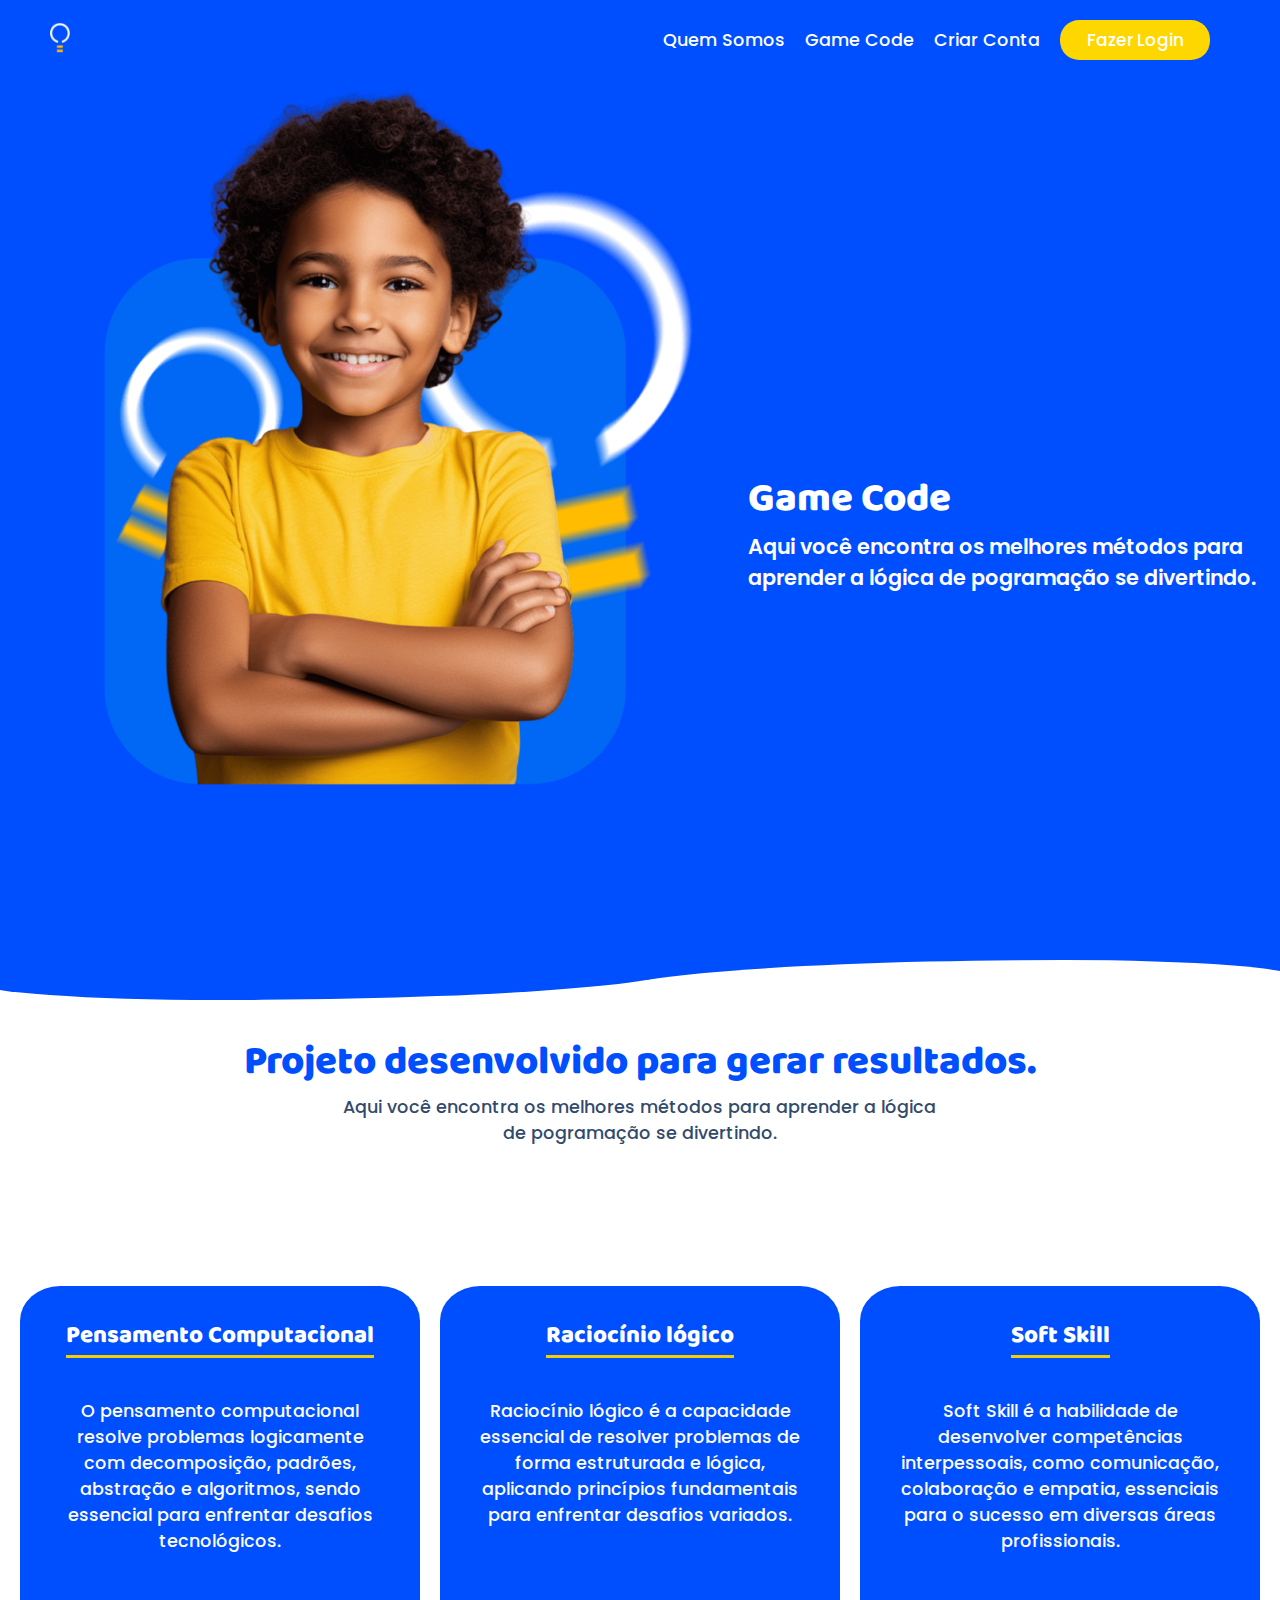
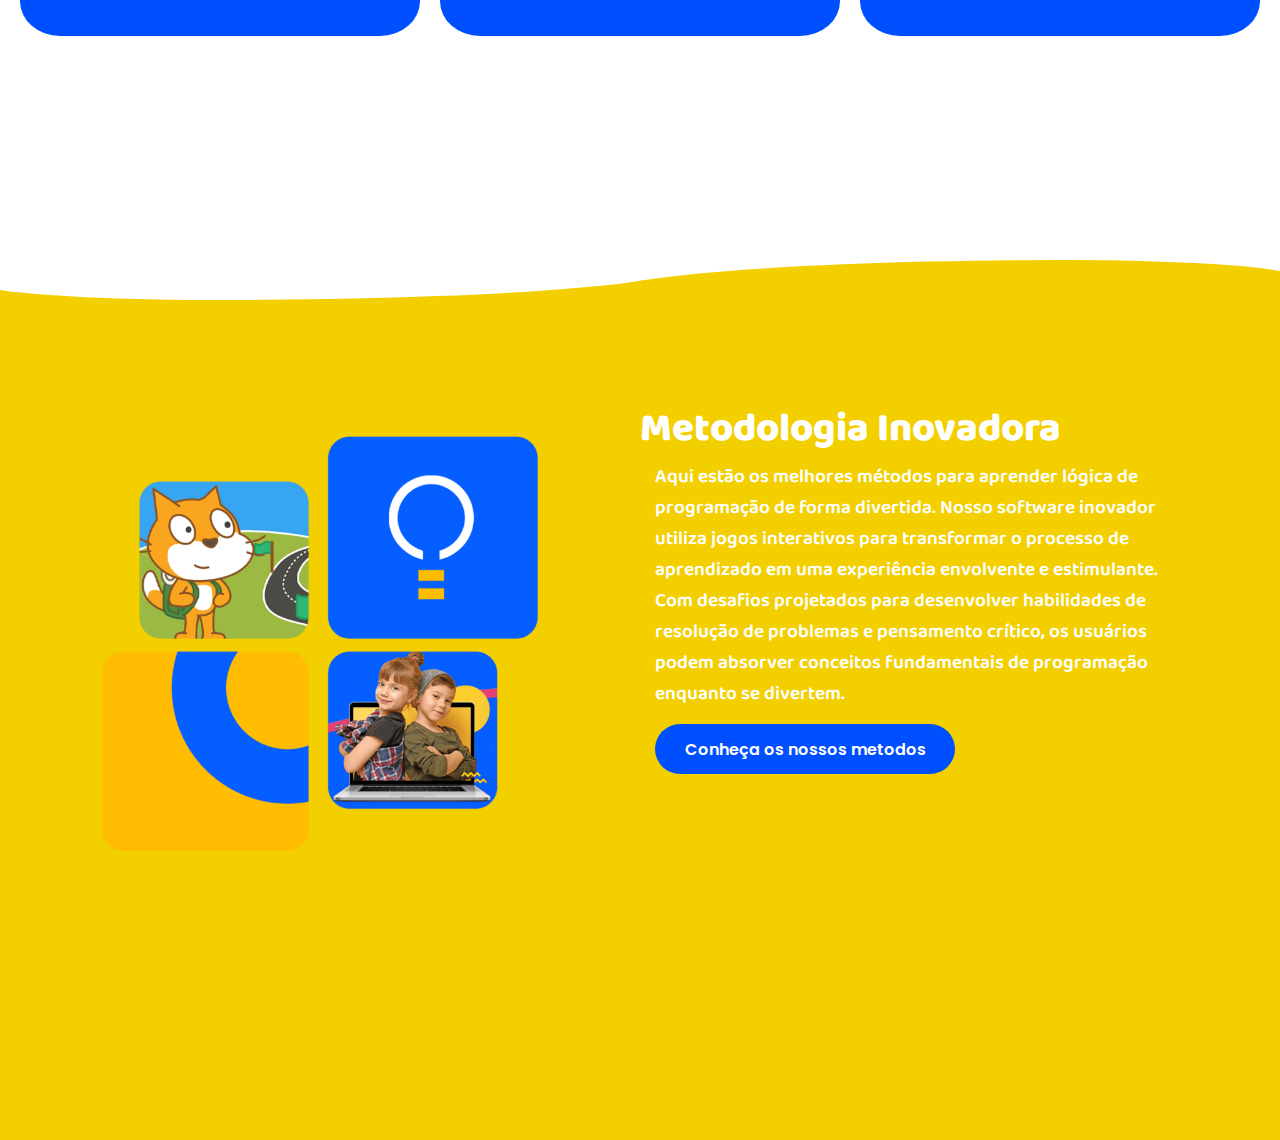
<file: index.html>
<!DOCTYPE html>
<html lang="pt-br">
  <head>
    <meta charset="UTF-8" />
    <meta name="viewport" content="width=device-width, initial-scale=1.0" />
    <title>Game Code</title>
    <link rel="stylesheet" href="style.css" />
    <link rel="preconnect" href="https://fonts.googleapis.com" />
    <link rel="preconnect" href="https://fonts.gstatic.com" crossorigin />
    <link
      href="https://fonts.googleapis.com/css2?family=Poppins:ital,wght@0,100;0,200;0,300;0,400;0,500;0,600;0,700;0,800;0,900;1,100;1,200;1,300;1,400;1,500;1,600;1,700;1,800;1,900&display=swap"
      rel="stylesheet"
    />
    <link rel="preconnect" href="https://fonts.googleapis.com" />
    <link rel="preconnect" href="https://fonts.gstatic.com" crossorigin />
    <link
      href="https://fonts.googleapis.com/css2?family=Baloo+2:wght@400..800&family=Outfit:wght@100..900&family=Poppins:ital,wght@0,100;0,200;0,300;0,400;0,500;0,600;0,700;0,800;0,900;1,100;1,200;1,300;1,400;1,500;1,600;1,700;1,800;1,900&display=swap"
      rel="stylesheet"
    />
  </head>
  <body>
    <div class="container">
      <main class="main">
        <header class="header">
          <a href="index.html"
            ><img class="logo" src="img/Logo.png" alt="Logo"
          /></a>
          <nav class="nav">
            <ul class="navItems">
              <li class="navItem">
                <a class="linkNav" href="index.html">Quem Somos</a>
              </li>
              <li class="navItem">
                <a class="linkNav" href="#sectionII">Game Code</a>
              </li>
              <li class="navItem">
                <a class="linkNav" href="view/register.php">Criar Conta</a>
              </li>
              <li class="navItem">
                <a class="linkLogin" href="view/login.php">Fazer Login</a>
              </li>
            </ul>
          </nav>
        </header>
        <section class="sectionHome" id="sectionHome">
          <img class="page" src="img/page.png" alt="page" />
          <div class="contentText">
            <h1 class="title">Game Code</h1>
            <p class="text">
              Aqui você encontra os melhores métodos para aprender a lógica de
              pogramação se divertindo.
            </p>
          </div>
          <div class="wave"></div>
        </section>
        <section class="sectionII" id="sectionII">
          <div class="contentTextII">
            <h1 class="titleII">Projeto desenvolvido para gerar resultados.</h1>
            <p class="textII">
              Aqui você encontra os melhores métodos para aprender a lógica de
              pogramação se divertindo.
            </p>
          </div>
          <div class="cards">
            <div class="card">
              <h2 class="titleCard">Pensamento Computacional</h2>
              <p class="textCard">
                O pensamento computacional resolve problemas logicamente com
                decomposição, padrões, abstração e algoritmos, sendo essencial
                para enfrentar desafios tecnológicos.
              </p>
            </div>
            <div class="card">
              <h2 class="titleCard">Raciocínio lógico</h2>
              <p class="textCard">
                Raciocínio lógico é a capacidade essencial de resolver problemas
                de forma estruturada e lógica, aplicando princípios fundamentais
                para enfrentar desafios variados.
              </p>
            </div>
            <div class="card">
              <h2 class="titleCard">Soft Skill</h2>
              <p class="textCard">
                Soft Skill é a habilidade de desenvolver competências
                interpessoais, como comunicação, colaboração e empatia,
                essenciais para o sucesso em diversas áreas profissionais.
              </p>
            </div>
          </div>
          <div class="waveYellow"></div>
        </section>
        <section class="sectionIII" id="sectionIII">
          <div class="contentTextIII">
            <div class="contentTextImg">
              <img src="img/gameCode.png" alt="gameCode" class="imgGameCode" />
              <div class="        ">
                <h1 class="titleIII">Metodologia Inovadora</h1>
                <p class="textGameCode">
                  Aqui estão os melhores métodos para aprender lógica de
                  programação de forma divertida. Nosso software inovador
                  utiliza jogos interativos para transformar o processo de
                  aprendizado em uma experiência envolvente e estimulante. Com
                  desafios projetados para desenvolver habilidades de resolução
                  de problemas e pensamento crítico, os usuários podem absorver
                  conceitos fundamentais de programação enquanto se divertem.
                </p>
                <button class="button">Conheça os nossos metodos</button>
              </div>
            </div>
          </div>
        </section>
      </main>
    </div>
  </body>
</html>
</file>
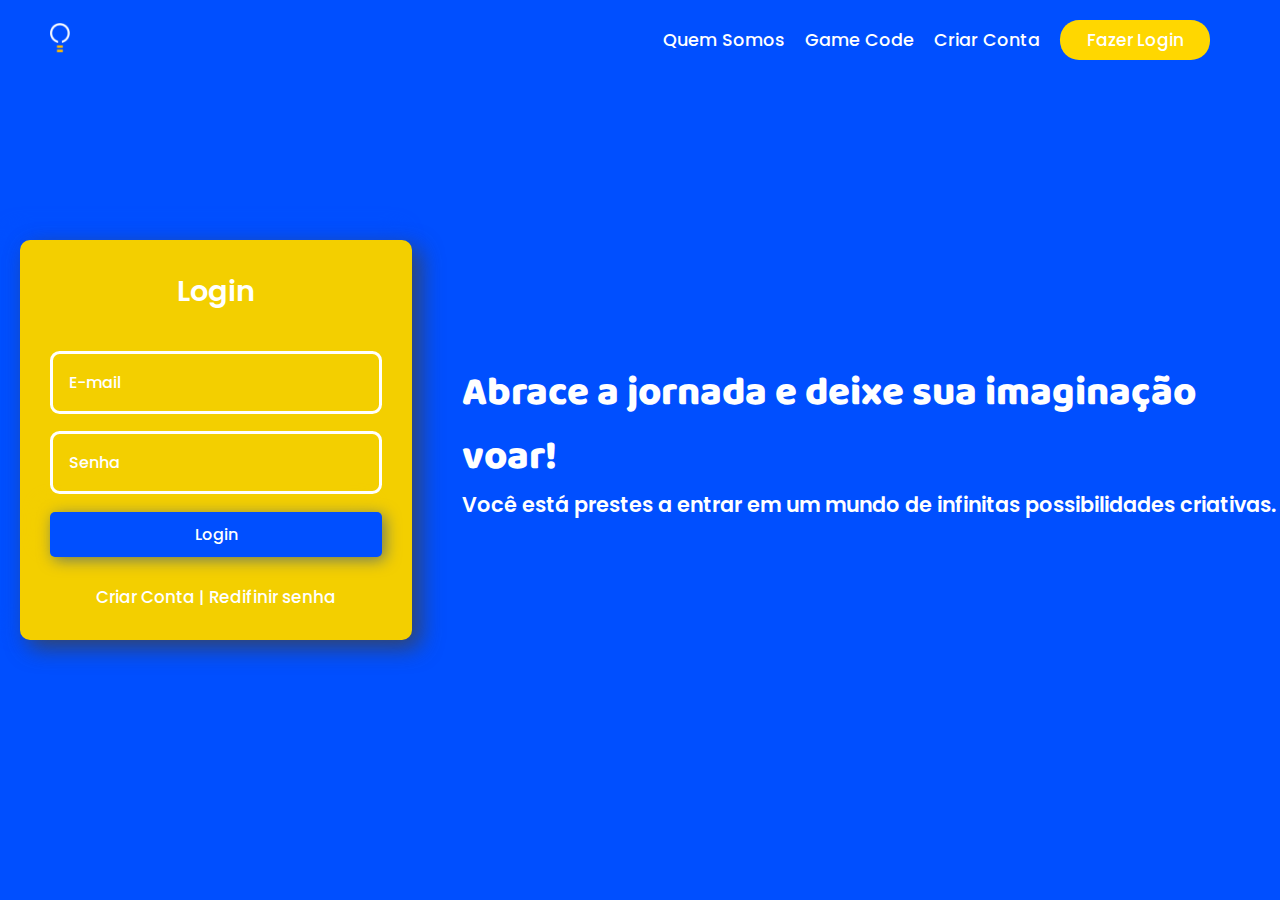
<file: view/login.html>
<!DOCTYPE html>
<html lang="pt-br">
  <head>
    <meta charset="UTF-8" />
    <meta name="viewport" content="width=device-width, initial-scale=1.0" />
    <link rel="stylesheet" href="../css/login.css" />
    <link rel="preconnect" href="https://fonts.googleapis.com" />
    <link rel="preconnect" href="https://fonts.gstatic.com" crossorigin />
    <link
      href="https://fonts.googleapis.com/css2?family=Poppins:ital,wght@0,100;0,200;0,300;0,400;0,500;0,600;0,700;0,800;0,900;1,100;1,200;1,300;1,400;1,500;1,600;1,700;1,800;1,900&display=swap"
      rel="stylesheet"
    />
    <link rel="preconnect" href="https://fonts.googleapis.com" />
    <link rel="preconnect" href="https://fonts.gstatic.com" crossorigin />
    <link
      href="https://fonts.googleapis.com/css2?family=Baloo+2:wght@400..800&family=Outfit:wght@100..900&family=Poppins:ital,wght@0,100;0,200;0,300;0,400;0,500;0,600;0,700;0,800;0,900;1,100;1,200;1,300;1,400;1,500;1,600;1,700;1,800;1,900&display=swap"
      rel="stylesheet"
    />
    <title>Document</title>
  </head>
  <body>
    <div class="container">
      <header class="header">
        <a href="../index.html"
          ><img class="logo" src="../img/Logo.png" alt="Logo"
        /></a>
        <nav class="nav">
          <ul class="navItems">
            <li class="navItem">
              <a class="linkNav" href="../index.html">Quem Somos</a>
            </li>
            <li class="navItem">
              <a class="linkNav" href="../index.html#sectionII">Game Code</a>
            </li>
            <li class="navItem">
              <a class="linkNav" href="register.html">Criar Conta</a>
            </li>
            <li class="navItem">
              <a class="linkLogin" href="login.html">Fazer Login</a>
            </li>
          </ul>
        </nav>
      </header>
      <main class="main">
        <section class="section">
          <form class="form" action="../php/login.php" method="get">
            <h2>Login</h2>
            <div class="input-group">
              <input
                class="input-form"
                type="text"
                id="email"
                name="email"
                placeholder="E-mail"
                autocomplete="off"
              />
            </div>
            <div class="input-group">
              <input
                class="input-form"
                type="password"
                id="password"
                name="password"
                placeholder="Senha"
                autocomplete="off"
              />
            </div>
            <input class="button-login" type="submit" value="Login" />
            <div class="redirect">
              <a href="./register.html">Criar Conta</a>
              <span class="space-redirect">|</span>
              <a href="">Redifinir senha</a>
            </div>
          </form>
          <div class="contentText">
            <h1 class="title">Abrace a jornada e deixe sua imaginação voar!</h1>
            <p class="text">
              Você está prestes a entrar em um mundo de infinitas possibilidades
              criativas.
            </p>
          </div>
        </section>
      </main>
    </div>
  </body>
</html>
</file>
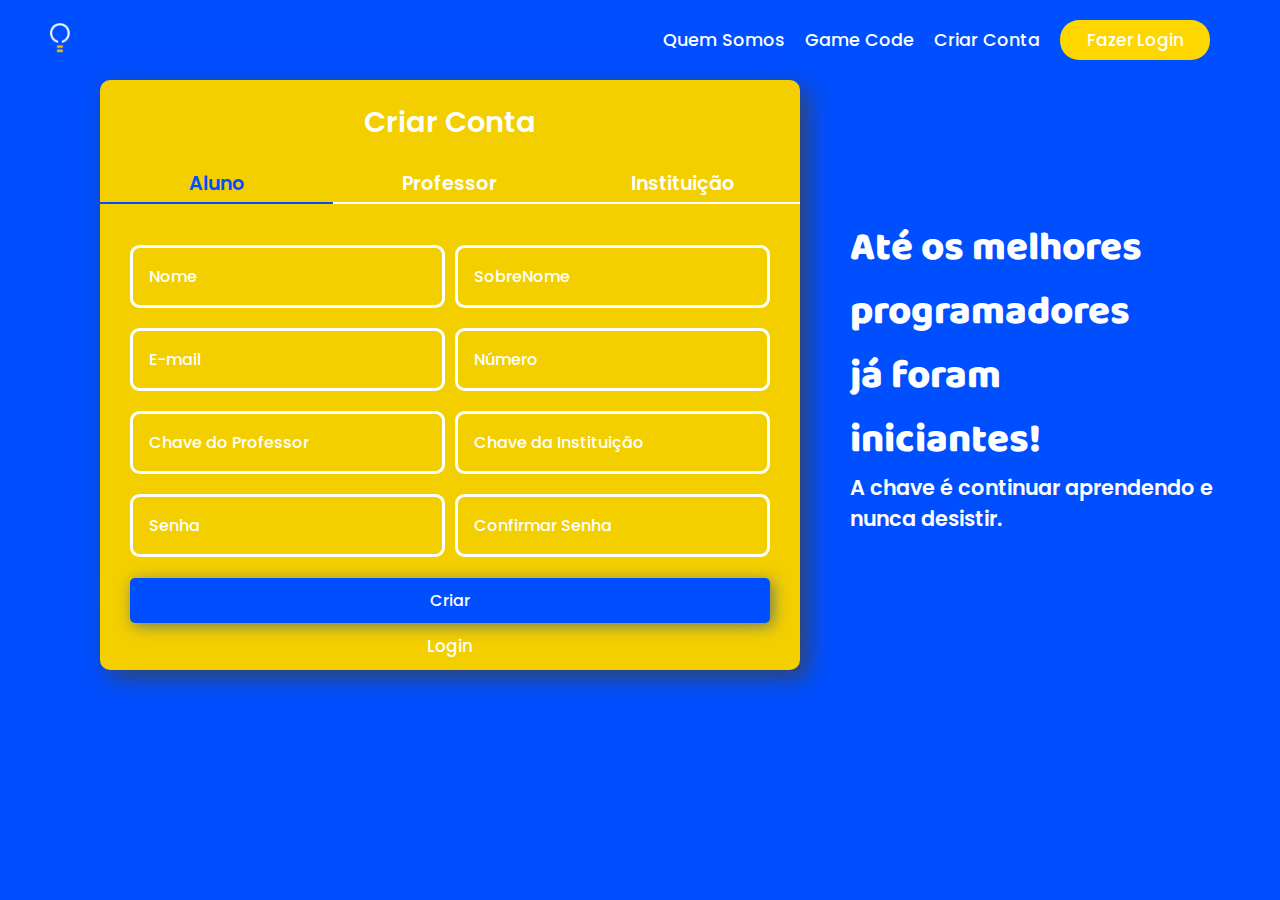
<file: view/register.html>
<!DOCTYPE html>
<html lang="pt-br">
  <head>
    <meta charset="UTF-8" />
    <meta name="viewport" content="width=device-width, initial-scale=1.0" />
    <link rel="stylesheet" href="../css/register.css" />
    <link rel="preconnect" href="https://fonts.googleapis.com" />
    <link rel="preconnect" href="https://fonts.gstatic.com" crossorigin />
    <link
      href="https://fonts.googleapis.com/css2?family=Poppins:ital,wght@0,100;0,200;0,300;0,400;0,500;0,600;0,700;0,800;0,900;1,100;1,200;1,300;1,400;1,500;1,600;1,700;1,800;1,900&display=swap"
      rel="stylesheet"
    />
    <link rel="preconnect" href="https://fonts.googleapis.com" />
    <link rel="preconnect" href="https://fonts.gstatic.com" crossorigin />
    <link
      href="https://fonts.googleapis.com/css2?family=Baloo+2:wght@400..800&family=Outfit:wght@100..900&family=Poppins:ital,wght@0,100;0,200;0,300;0,400;0,500;0,600;0,700;0,800;0,900;1,100;1,200;1,300;1,400;1,500;1,600;1,700;1,800;1,900&display=swap"
      rel="stylesheet"
    />
    <title>Document</title>
  </head>
  <body>
    <div class="container">
      <header class="header">
        <a href="../index.html"
          ><img class="logo" src="../img/Logo.png" alt="Logo"
        /></a>
        <nav class="nav">
          <ul class="navItems">
            <li class="navItem">
              <a class="linkNav" href="../index.html">Quem Somos</a>
            </li>
            <li class="navItem">
              <a class="linkNav" href="../index.html#sectionII">Game Code</a>
            </li>
            <li class="navItem">
              <a class="linkNav" href="register.html">Criar Conta</a>
            </li>
            <li class="navItem">
              <a class="linkLogin" href="login.html">Fazer Login</a>
            </li>
          </ul>
        </nav>
      </header>
      <main class="main">
        <section class="section">
          <form
            class="form"
            action="../php/register.php"
            method="post"
            id="registrationForm"
          >
            <h2>Criar Conta</h2>
            <div class="input-group">
              <ul class="select-type">
                <li>
                  <button class="select-button" type="button" value="student">
                    Aluno
                  </button>
                </li>
                <li>
                  <button class="select-button" type="button" value="teacher">
                    Professor
                  </button>
                </li>
                <li>
                  <button
                    class="select-button"
                    type="button"
                    value="institution"
                  >
                    Instituição
                  </button>
                </li>
              </ul>
            </div>
            <div class="formContent" id="formContent">
              <!-- Conteúdo será exibido aqui -->
            </div>
            <input
              class="button-login"
              type="submit"
              id="criar"
              name="criar"
              value="Criar"
            />
            <div class="redirect">
              <a href="./login.html">Login</a>
            </div>
          </form>
          <div class="contentText">
            <h1 class="title">
              Até os melhores programadores já foram iniciantes!
            </h1>
            <p class="text">A chave é continuar aprendendo e nunca desistir.</p>
          </div>
        </section>
      </main>
    </div>
    <script src="../js/register.js"></script>
  </body>
</html>
</file>
<file: style.css>
html {
  scroll-behavior: smooth;
}

* {
  margin: 0;
  padding: 0;
  box-sizing: border-box;
}
.container {
  width: 100%;
  height: 300vh;
  box-sizing: border-box;
}

.header {
  height: 80px;
  width: 100%;
  background-color: #004fff;
  display: flex;
  align-items: center;
  padding: 20px 50px;
  justify-content: space-between;
}

.logo {
  width: 20px;
}

.nav {
  margin-left: auto;
}

.navItems {
  display: flex;
  list-style: none;
  align-items: center;
  justify-content: center;
}

.navItem {
  margin-right: 20px;
}

.linkNav {
  font-family: "Poppins";
  font-size: 1.1rem;
  font-weight: 500;
  text-decoration: none;
  color: #ffffff;
  border-bottom: 3px solid transparent;
  transition: all 0.5s ease;
}

.linkNav:hover {
  color: #ffd700;
  border-bottom: 2px solid #ffd700;
}

.linkLogin {
  height: 40px;
  width: 150px;
  background-color: #ffd700;
  display: flex;
  align-items: center;
  justify-content: center;
  border-radius: 1.2rem;
  font-family: "Poppins";
  font-size: 17px;
  font-weight: 500;
  text-decoration: none;
  color: #ffffff;
  transition: all 0.5s ease;
}

.linkLogin:hover {
  color: #e9d7ef;
  background-color: #f3cf00;
  transform: scale(1.1);
}

.main {
  overflow-x: hidden;
  position: relative;
}

.page {
  width: 60%;
  height: 85%;
  object-fit: contain;
}

.sectionHome {
  position: relative;
  background-color: #004fff;
  display: flex;
  flex-direction: row;
  justify-content: space-evenly;
  width: 100%;
  height: 100vh;
}

.wave {
  position: absolute;
  height: 50px;
  width: 100%;
  background-color: #004fff;
  bottom: 0;
}

.wave::before,
.wave::after {
  content: "";
  display: block;
  position: absolute;
  border-radius: 100% 50%;
}

.wave::before {
  width: 55%;
  height: 109%;
  background-color: #fff;
  right: -1.5%;
  top: 60%;
}

.wave::after {
  width: 55%;
  height: 100%;
  background-color: #004fff;
  left: -1.5%;
  top: 40%;
}

.contentText {
  color: #ffffff;
  display: flex;
  flex-direction: column;
  justify-content: center;
}

.title {
  font-family: "Baloo 2", sans-serif;
  font-weight: 1000;
  font-size: 2.5rem;
}

.text {
  font-family: "Poppins", sans-serif;
  font-weight: 600;
  font-size: 1.3rem;
}

.sectionII {
  position: relative;
  height: 100vh;
  width: 100%;
  background-color: #ffffff;
  display: flex;
  flex-direction: column;
  align-items: center;
  margin-top: 50px;
}

.contentTextII {
  display: flex;
  flex-direction: column;
  justify-content: center;
  align-items: center;
}

.titleII {
  width: fit-content;
  font-family: "Baloo 2", sans-serif;
  font-weight: 1000;
  font-size: 2.5rem;
  color: #004fff;
  align-items: center;
}

.textII {
  width: 70%;
  font-family: "Poppins", sans-serif;
  font-weight: 500;
  font-size: 1.1rem;
  color: #324a6d;
  text-align: center;
  align-items: center;
}

.cards {
  width: 100%;
  height: 70vh;
  display: flex;
  justify-content: space-evenly;
  align-items: center;
}

.card {
  background-color: #004fff;
  width: 400px;
  height: 350px;
  border-radius: 10%;
  display: flex;
  flex-direction: column;
  align-items: center;
  text-align: center;
  transition: all 0.3s ease;
  cursor: pointer;
  box-shadow: 4px 4px rgba(0, 0, 0, 0);
}

.card:hover {
  transform: scale(1.1);
  box-shadow: 8px 8px 22px #f3cf00, -10px -10px 20px #ffffff;
}

.titleCard {
  justify-content: center;
  font-family: "Baloo 2", sans-serif;
  font-weight: 1000;
  font-size: 1.5rem;
  color: #ffffff;
  border-bottom: #f3cf00 3px solid;
  margin-top: 30px;
}

.textCard {
  width: 80%;
  font-family: "Poppins", sans-serif;
  font-weight: 500;
  font-size: 1.1rem;
  color: #ffffff;
  margin-top: 40px;
}

.waveYellow {
  position: absolute;
  height: 50px;
  width: 100%;
  background-color: #f3cf00;
  bottom: 0;
}

.waveYellow::before,
.waveYellow::after {
  content: "";
  display: block;
  position: absolute;
  border-radius: 100% 50%;
}

.waveYellow::before {
  width: 55%;
  height: 100%;
  background-color: #ffffff;
  left: -1.5%;
  top: -60%;
}

.waveYellow::after {
  width: 55%;
  height: 109%;
  background-color: #f3cf00;
  right: -1.5%;
  top: -40%;
}

.sectionIII {
  position: relative;
  height: 90vh;
  width: 100%;
  background-color: #f3cf00;
  display: flex;
  flex-direction: column;
  align-items: center;
}
.contentTextImg {
  display: flex;
  flex-direction: row;
  justify-content: center;
  align-items: center;
}

.contentTextIII {
  width: 100%;
  display: flex;
  flex-direction: column;
}

.imgGameCode {
  width: 50%;
  height: 100%;
  padding-top: 100px;
}

.textGameCode {
  margin-right: 100px;
  font-family: "Baloo 2", sans-serif;
  font-weight: 600;
  font-size: 1.2rem;
  color: #ffffff;
  padding-left: 15px;
}

.textHeader {
  display: flex;
  flex-direction: column;
  align-items: center;
  margin-top: 20px;
}

.titleIII {
  width: fit-content;
  font-family: "Baloo 2", sans-serif;
  font-weight: 1000;
  font-size: 2.5rem;
  color: #ffffff;
  align-items: center;
}

.textIII {
  width: 70%;
  display: flex;
  flex-direction: column;
  text-align: start;
}

.button {
  font-family: "Poppins";
  font-size: 1rem;
  font-weight: 600;
  background-color: #004fff;
  color: #ffffff;
  height: 50px;
  width: 300px;
  border: none;
  border-radius: 25px;
  margin: 15px;
  transition: all 0.5s ease;
}

.button:hover {
  cursor: pointer;
  transform: scale(1.05);
}
</file>
<file: css/login.css>
/* #ffb700
  #004fff */

* {
  margin: 0;
  padding: 0;
  box-sizing: border-box;
}

*:focus {
  outline: none;
}

.header {
  height: 80px;
  width: 100%;
  background-color: #004fff;
  display: flex;
  align-items: center;
  padding: 20px 50px;
  justify-content: space-between;
}

.logo {
  width: 20px;
}

.nav {
  margin-left: auto;
}

.navItems {
  display: flex;
  list-style: none;
  align-items: center;
  justify-content: center;
}

.navItem {
  margin-right: 20px;
}

.linkNav {
  font-family: "Poppins";
  font-size: 1.1rem;
  font-weight: 500;
  text-decoration: none;
  color: #ffffff;
  border-bottom: 3px solid transparent;
  transition: all 0.5s ease;
}

.linkNav:hover {
  color: #ffd700;
  border-bottom: 2px solid #ffd700;
}

.linkLogin {
  height: 40px;
  width: 150px;
  background-color: #ffd700;
  display: flex;
  align-items: center;
  justify-content: center;
  border-radius: 1.2rem;
  font-family: "Poppins";
  font-size: 17px;
  font-weight: 500;
  text-decoration: none;
  color: #ffffff;
  transition: all 0.5s ease;
}

.linkLogin:hover {
  color: #e9d7ef;
  background-color: #f3cf00;
  transform: scale(1.1);
}

.container {
  width: 100%;
  height: 100vh;
  box-sizing: border-box;
  background-color: #004fff;
}

.section {
  height: 80vh;
  display: flex;
  align-items: center;
  justify-content: center;
}

.contentText {
  color: #ffffff;
  margin-left: 50px;
}

.title {
  font-family: "Baloo 2", sans-serif;
  font-weight: 1000;
  font-size: 2.5rem;
}

.text {
  font-family: "Poppins", sans-serif;
  font-weight: 600;
  font-size: 1.3rem;
}

.form {
  width: 400px;
  height: 400px;
  padding: 30px;
  background-color: #f3cf00;
  border-radius: 10px;
  box-shadow: 8px 8px 22px #424242c9, -10px -10px 20px #004fff;
  display: flex;
  flex-direction: column;
  justify-content: space-between;
  margin-left: 20px;
}

.form h2 {
  font-family: "Poppins", sans-serif;
  font-weight: 600;
  font-size: 1.8rem;
  font-style: normal;
  text-align: center;
  margin-bottom: 20px;
  color: #ffffff;
}

.form-field {
  display: flex;
  flex-direction: column;
  flex-wrap: wrap;
  margin-bottom: 20px;
}

.button-login {
  background-color: #004fff;
  color: #ffffff;
  padding: 10px;
  border: none;
  border-radius: 5px;
  cursor: pointer;
  font-family: "Poppins", sans-serif;
  font-weight: 500;
  font-size: 1rem;
  font-style: normal;
  box-shadow: 3px 3px 15px #0037af8c, -10px -10px 20px #f3cf00;
  transition: background-color 0.5s ease;
}

.button-login:hover {
  background-color: #0037af;
}

.redirect {
  text-align: center;
  margin-top: 10px;
}

.redirect a {
  text-decoration: none;
  color: #ffffff;
  text-align: center;
  font-family: "Poppins", sans-serif;
  font-weight: 500;
  font-size: 1.05rem;
  font-style: normal;
  border-bottom: 3px solid transparent;
  transition: border-bottom 0.5s ease, color 0.5s ease;
}

.redirect a:hover {
  border-bottom: 3px solid #004fff;
  color: #e9d7ef;
}

.space-redirect {
  font-family: "Poppins", sans-serif;
  font-weight: 500;
  font-size: 1rem;
  font-style: normal;
  color: #ffffff;
}

.input-group {
  position: relative;
}

.input-form {
  color: #ffffff;
  font-family: "Poppins", sans-serif;
  font-weight: 500;
  font-size: 1rem;
  font-style: normal;
  width: 100%;
  border: solid 3px #ffffff;
  border-radius: 0.6rem;
  background: none;
  padding: 1rem;
  font-size: 1rem;
  transition: border 0.7s ease;
  text-align: start;
}

.input-form::placeholder {
  color: #ffffff;
  font-family: "Poppins", sans-serif;
  font-weight: 500;
  font-size: 1rem;
  font-style: normal;
  transition: color 0.7s ease;
}

.input-form:focus::placeholder {
  color: transparent;
}

.input-form:focus,
input-form:valid {
  text-align: start;
  outline: none;
  border: 2.5px solid #004fff;
}

.content-login {
  display: flex;
  flex-direction: column;
  justify-content: center;
  text-align: left;
  height: 100vh;
}

.title-login {
  font-family: "Baloo 2", sans-serif;
  font-weight: 1000;
  font-size: 2.5rem;
  font-style: normal;
  color: #ffffff;
  margin-top: 50px;
  text-align: left;
}

.subtitle-login {
  font-family: "Poppins", sans-serif;
  font-weight: 500;
  font-size: 1.2rem;
  font-style: normal;
  color: #ffffff;
  align-items: start;
}

.img-login {
  width: 100%;
}
</file>
<file: css/register.css>
input[type="number"]::-webkit-inner-spin-button,
input[type="number"]::-webkit-outer-spin-button {
  -webkit-appearance: none;
  margin: 0;
}

* {
  margin: 0;
  padding: 0;
  box-sizing: border-box;
}

*:focus {
  outline: none;
}

.container {
  width: 100%;
  height: 100vh;
  box-sizing: border-box;
  background-color: #004fff;
}

.section {
  display: flex;
  align-items: center;
  justify-content: center;
}

.contentText {
  color: #ffffff;
}

.title {
  font-family: "Baloo 2", sans-serif;
  font-weight: 1000;
  font-size: 2.5rem;
}

.text {
  font-family: "Poppins", sans-serif;
  font-weight: 600;
  font-size: 1.3rem;
}

.header {
  height: 80px;
  width: 100%;
  background-color: #004fff;
  display: flex;
  align-items: center;
  padding: 20px 50px;
  justify-content: space-between;
}

.logo {
  width: 20px;
}

.nav {
  margin-left: auto;
}

.navItems {
  display: flex;
  list-style: none;
  align-items: center;
  justify-content: center;
}

.navItem {
  margin-right: 20px;
}

.linkNav {
  font-family: "Poppins";
  font-size: 1.1rem;
  font-weight: 500;
  text-decoration: none;
  color: #ffffff;
  border-bottom: 3px solid transparent;
  transition: all 0.5s ease;
}

.linkNav:hover {
  color: #ffd700;
  border-bottom: 2px solid #ffd700;
}

.linkLogin {
  height: 40px;
  width: 150px;
  background-color: #ffd700;
  display: flex;
  align-items: center;
  justify-content: center;
  border-radius: 1.2rem;
  font-family: "Poppins";
  font-size: 17px;
  font-weight: 500;
  text-decoration: none;
  color: #ffffff;
  transition: all 0.5s ease;
}

.linkLogin:hover {
  color: #e9d7ef;
  background-color: #f3cf00;
  transform: scale(1.1);
}

li {
  list-style: none;
}

.formContent {
  padding: 0px 30px;
}

.content {
  width: 100%;
  height: 100vh;
  display: flex;
  justify-content: center;
  align-items: center;
  background-color: #004fff;
}

.select-type {
  width: 700px;
  display: flex;
  flex-direction: row;
  justify-content: space-between;
  align-items: start;
  margin-bottom: 20px;
}

.select-button {
  width: 233.33px;
  height: 40px;
  background: none;
  color: #ffffff;
  border: none;
  border-bottom: 2.5px solid #ffffff;
  cursor: pointer;
  font-family: "Poppins", sans-serif;
  font-weight: 600;
  font-size: 1.2rem;
  font-style: normal;
  transition: border-bottom 0.5s ease, color 0.5s ease;
}

.select-button:hover {
  border-bottom: 2.5px solid #e9d7ef;
  color: #e9d7ef;
}

.select-button.focused {
  border-bottom: 2.5px solid #004fff;
  color: #004fff;
}

.form {
  width: 700px;
  height: 590px;
  background-color: #f3cf00;
  border-radius: 10px;
  box-shadow: 8px 8px 22px #424242c9, -10px -10px 20px #004fff;
  display: flex;
  flex-direction: column;
  justify-content: space-evenly;
  margin-left: 100px;
  margin-right: 50px;
}

.form h2 {
  font-family: "Poppins", sans-serif;
  font-weight: 600;
  font-size: 1.8rem;
  font-style: normal;
  text-align: center;
  padding: 20px 0px;
  color: #ffffff;
}

.button-login {
  background-color: #004fff;
  color: #ffffff;
  padding: 10px;
  margin: 0px 30px;
  border: none;
  border-radius: 5px;
  cursor: pointer;
  font-family: "Poppins", sans-serif;
  font-weight: 500;
  font-size: 1rem;
  font-style: normal;
  box-shadow: 3px 3px 15px #0037af8c, -10px -10px 20px #f3cf00;
  transition: background-color 0.5s ease;
}

.button-login:hover {
  background-color: #0037af;
}

.redirect {
  text-align: center;
  margin: 10px 0px;
}

.redirect a {
  text-decoration: none;
  color: #ffffff;
  text-align: center;
  font-family: "Poppins", sans-serif;
  font-weight: 500;
  font-size: 1.05rem;
  font-style: normal;
  border-bottom: 3px solid transparent;
  transition: border-bottom 0.5s ease, color 0.5s ease;
}

.redirect a:hover {
  border-bottom: 3px solid #004fff;
  color: #e9d7ef;
}

.input-group {
  display: flex;
  flex-direction: row;
  justify-content: space-between;
  position: relative;
  margin-bottom: 20px;
}

.input-group input {
  margin-right: 10px;
}

.input-group input:last-child {
  margin-right: 0;
}

.input-form {
  color: #ffffff;
  font-family: "Poppins", sans-serif;
  font-weight: 500;
  font-size: 1rem;
  font-style: normal;
  width: 100%;
  border: solid 3px #ffffff;
  border-radius: 0.6rem;
  background: none;
  padding: 1rem;
  font-size: 1rem;
  transition: border 0.7s ease;
  text-align: start;
}

.input-form::placeholder {
  color: #ffffff;
  font-family: "Poppins", sans-serif;
  font-weight: 500;
  font-size: 1rem;
  font-style: normal;
  transition: color 0.7s ease;
}

.input-form:focus::placeholder {
  color: transparent;
}

.input-form:focus,
input-form:valid {
  text-align: start;
  outline: none;
  border: 2.5px solid #004fff;
}

.content-login {
  display: flex;
  flex-direction: column;
  justify-content: center;
  text-align: left;
  height: 100vh;
}

.texts {
  display: flex;
  flex-direction: column;
  justify-content: center;
  margin-left: 100px;
}

.title-login {
  font-family: "Baloo 2", sans-serif;
  font-weight: 1000;
  font-size: 2.2rem;
  font-style: normal;
  color: #ffffff;
  margin-top: 50px;
  text-align: left;
}

.subtitle-login {
  font-family: "Poppins", sans-serif;
  font-weight: 500;
  font-size: 1.2rem;
  font-style: normal;
  color: #ffffff;
  align-items: start;
}

.img-login {
  display: flex;
  justify-content: center;
  align-items: flex-start;
  object-fit: cover;
}

.title {
  width: 70%;
}
</file>
